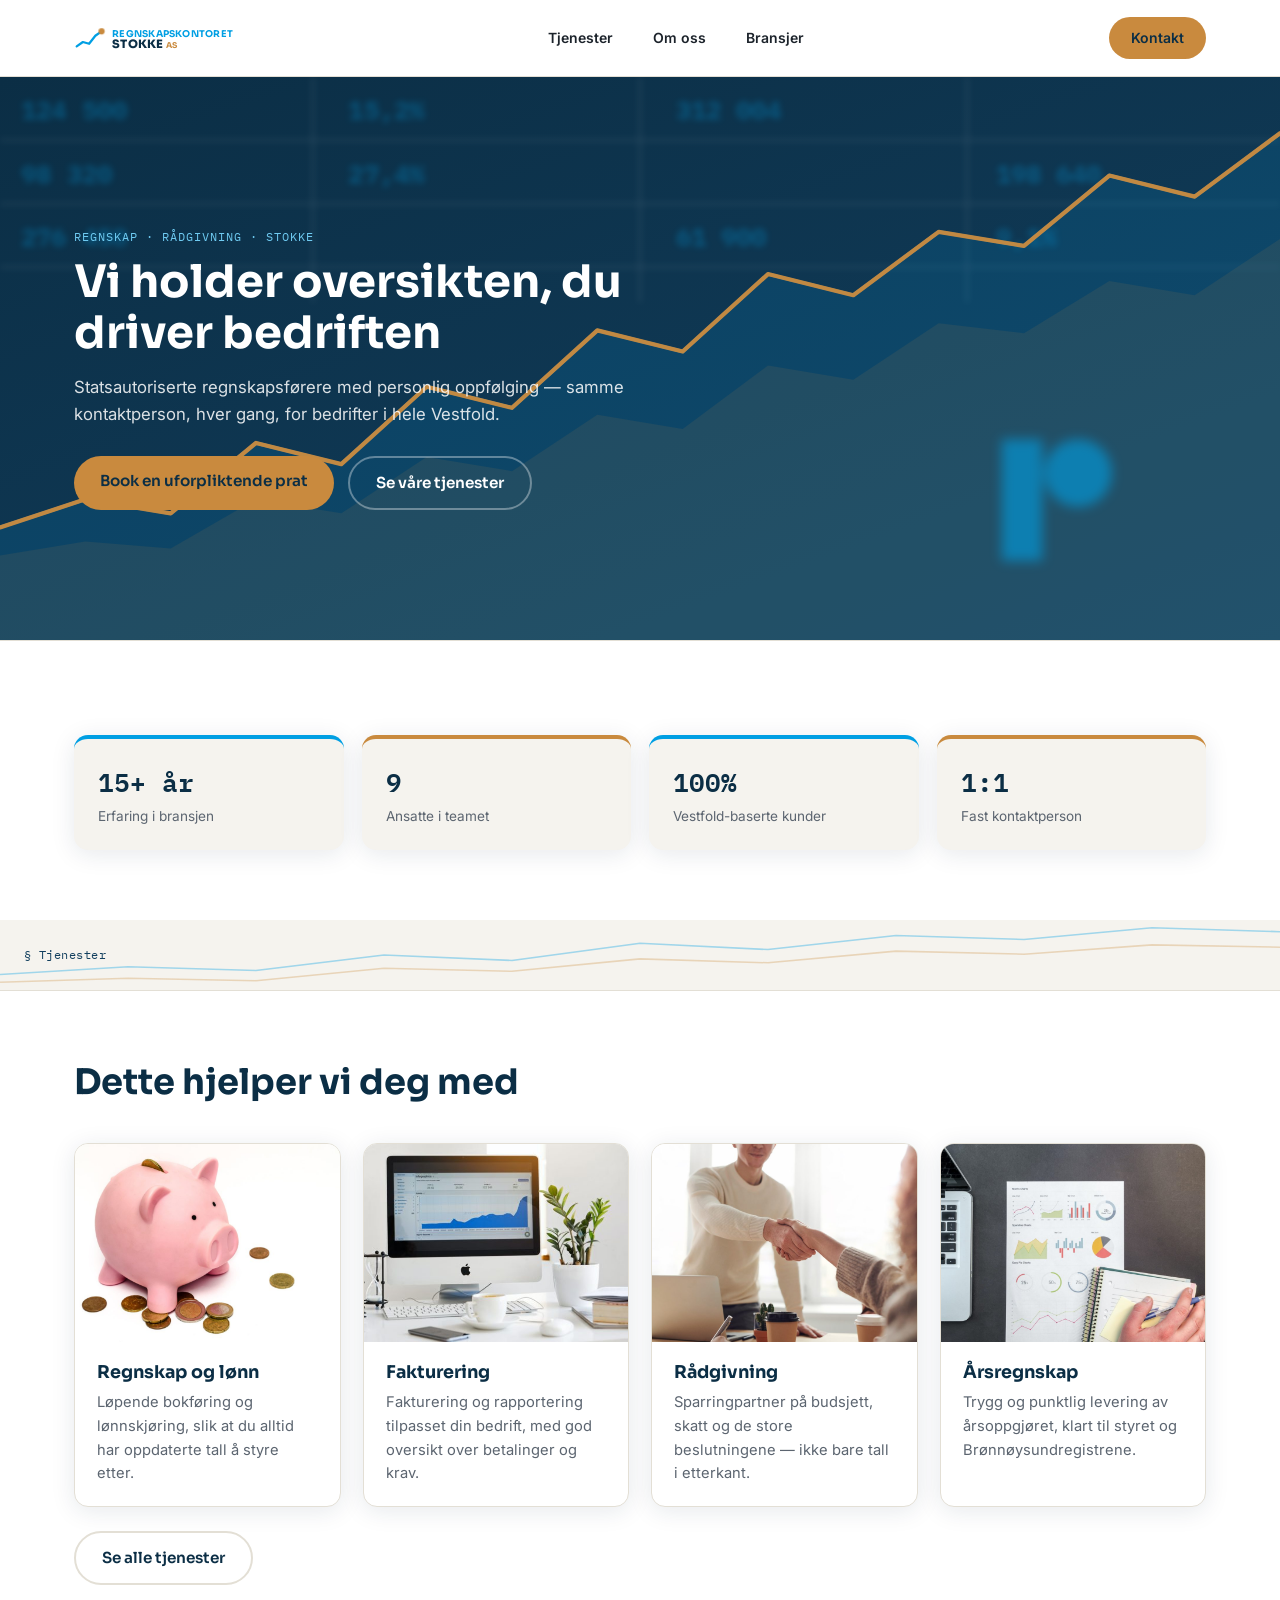
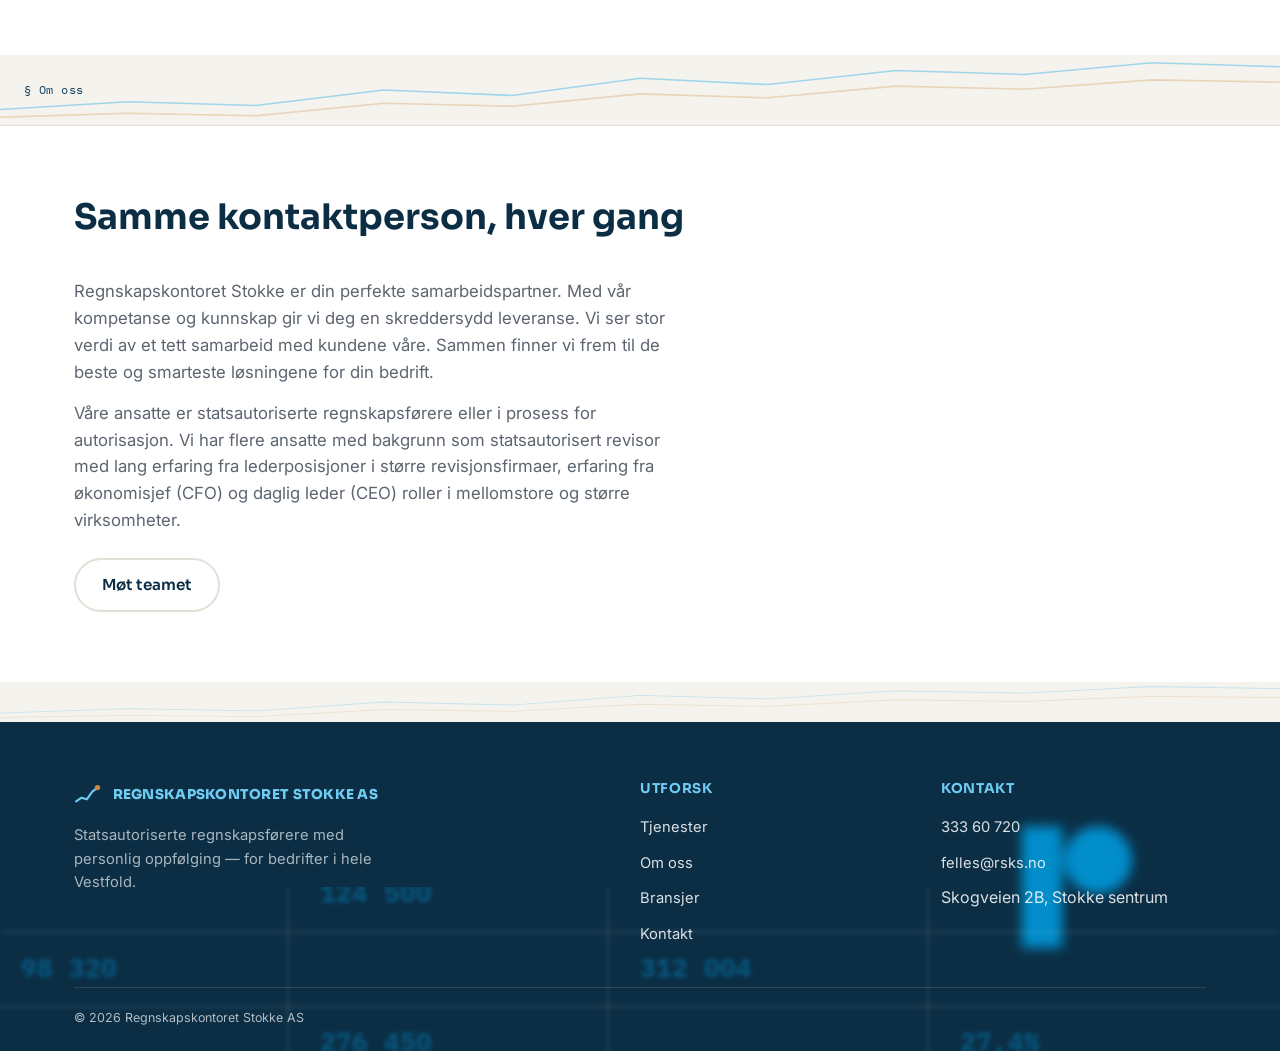
<file: index.html>
<!DOCTYPE html>
<html lang="nb">
<head>
<meta charset="UTF-8">
<meta name="viewport" content="width=device-width, initial-scale=1.0">
<script>document.documentElement.classList.add("js");try{if(sessionStorage.getItem("rsks-partial:partials/header.html"))document.documentElement.classList.add("partials-cached")}catch(e){}addEventListener("load",function(){setTimeout(function(){if(window.__revealReady)return;document.querySelectorAll(".reveal").forEach(function(e){e.classList.add("visible")})},1500)});</script>
<title>Regnskapskontoret Stokke AS — Vi holder oversikten, du driver bedriften</title>
<meta name="description" content="Statsautoriserte regnskapsførere i Stokke med personlig oppfølging — regnskap, lønn, fakturering, rådgivning og årsoppgjør for bedrifter i hele Vestfold.">
<link rel="icon" type="image/png" sizes="32x32" href="Bilder/favicon-32.png">
<link rel="icon" type="image/png" sizes="16x16" href="Bilder/favicon-16.png">
<link rel="apple-touch-icon" sizes="180x180" href="Bilder/favicon-180.png">
<link rel="preconnect" href="https://fonts.googleapis.com">
<link rel="preconnect" href="https://fonts.gstatic.com" crossorigin>
<link href="https://fonts.googleapis.com/css2?family=Sora:wght@500;600;700;800&family=Inter:wght@400;500;600&family=IBM+Plex+Mono:wght@500;600&display=swap" rel="stylesheet">
<link rel="stylesheet" href="css/style.css">
</head>
<body data-page="hjem">

<div id="site-header"></div>

<section class="hero">
  <svg class="watermark" viewBox="0 0 900 400" preserveAspectRatio="none" xmlns="http://www.w3.org/2000/svg" aria-hidden="true">
    <defs>
      <filter id="cellBlurHeroTL" x="-20%" y="-20%" width="140%" height="140%">
        <feGaussianBlur stdDeviation="2.2"/>
      </filter>
    </defs>
    <g filter="url(#cellBlurHeroTL)" opacity="0.35">
      <g stroke="#FFFFFF" stroke-width="1.1" opacity="0.4">
        <line x1="0" y1="45" x2="900" y2="45"/><line x1="0" y1="90" x2="900" y2="90"/><line x1="0" y1="135" x2="900" y2="135"/>
        <line x1="220" y1="0" x2="220" y2="160"/><line x1="450" y1="0" x2="450" y2="160"/><line x1="680" y1="0" x2="680" y2="160"/>
      </g>
      <g font-family="IBM Plex Mono, monospace" font-size="18" font-weight="600" fill="#009FE3">
        <text x="15" y="30">124 500</text>
        <text x="245" y="30">15,2%</text>
        <text x="475" y="30">312 004</text>
        <text x="15" y="75">98 320</text>
        <text x="245" y="75">27,4%</text>
        <text x="700" y="75">198 640</text>
        <text x="15" y="120">276 450</text>
        <text x="475" y="120">61 900</text>
        <text x="700" y="120">9,1%</text>
      </g>
    </g>
    <path d="M0,320 L60,300 L120,310 L180,260 L240,275 L300,220 L360,235 L420,180 L480,195 L540,140 L600,155 L660,110 L720,120 L780,70 L840,85 L900,40 L900,400 L0,400 Z" fill="#009FE3" opacity="0.14"/>
    <path d="M0,340 L60,330 L120,335 L180,300 L240,310 L300,270 L360,280 L420,240 L480,250 L540,205 L600,215 L660,175 L720,182 L780,145 L840,155 L900,115 L900,400 L0,400 Z" fill="#C98A3E" opacity="0.10"/>
    <polyline points="0,320 60,300 120,310 180,260 240,275 300,220 360,235 420,180 480,195 540,140 600,155 660,110 720,120 780,70 840,85 900,40" fill="none" stroke="#6FCBF2" stroke-width="2.5" opacity="0.5"/>
    <polyline class="hero-line-draw" pathLength="1" points="0,320 60,300 120,310 180,260 240,275 300,220 360,235 420,180 480,195 540,140 600,155 660,110 720,120 780,70 840,85 900,40" fill="none" stroke="#C98A3E" stroke-width="3" stroke-linecap="round" stroke-linejoin="round" opacity="0.95"/>
  </svg>
  <img class="hero-symbol" src="Bilder/rsks-symbol.png" alt="" aria-hidden="true">
  <div class="wrap">
    <div class="hero-inner">
      <span class="eyebrow reveal">Regnskap · Rådgivning · Stokke</span>
      <h1 class="reveal" style="transition-delay:.08s">Vi holder oversikten, du driver bedriften</h1>
      <p class="lead reveal" style="transition-delay:.16s">Statsautoriserte regnskapsførere med personlig oppfølging — samme kontaktperson, hver gang, for bedrifter i hele Vestfold.</p>
      <div class="hero-cta reveal" style="transition-delay:.24s">
        <a href="kontakt.html" class="btn btn-primary">Book en uforpliktende prat</a>
        <a href="tjenester.html" class="btn btn-ghost">Se våre tjenester</a>
      </div>
    </div>
  </div>
</section>

<section class="section">
  <div class="wrap">
    <div class="stat-row">
      <div class="stat-card reveal"><div class="num">15+ år</div><div class="label">Erfaring i bransjen</div></div>
      <div class="stat-card copper reveal" style="transition-delay:.06s"><div class="num">9</div><div class="label">Ansatte i teamet</div></div>
      <div class="stat-card reveal" style="transition-delay:.12s"><div class="num">100%</div><div class="label">Vestfold-baserte kunder</div></div>
      <div class="stat-card copper reveal" style="transition-delay:.18s"><div class="num">1:1</div><div class="label">Fast kontaktperson</div></div>
    </div>
  </div>
</section>

<div class="divider-wrap">
  <svg viewBox="0 0 900 90" preserveAspectRatio="none" xmlns="http://www.w3.org/2000/svg" aria-hidden="true">
    <polyline class="divider-line" pathLength="1" points="0,70 90,60 180,65 270,45 360,52 450,30 540,38 630,20 720,25 810,10 900,15" fill="none" stroke="#009FE3" stroke-width="2" opacity="0.35"/>
    <polyline class="divider-line" pathLength="1" points="0,80 90,75 180,78 270,62 360,66 450,50 540,55 630,40 720,44 810,32 900,35" fill="none" stroke="#C98A3E" stroke-width="2" opacity="0.3"/>
  </svg>
  <div class="divider-label">§ Tjenester</div>
</div>

<section class="section">
  <div class="wrap">
    <div class="section-head reveal">
      <h2>Dette hjelper vi deg med</h2>
    </div>
    <div class="service-grid">
      <div class="service-card reveal">
        <img src="Bilder/piggybank.jpg" alt="Regnskap og lønn">
        <div class="service-body">
          <h3>Regnskap og lønn</h3>
          <p>Løpende bokføring og lønnskjøring, slik at du alltid har oppdaterte tall å styre etter.</p>
        </div>
      </div>
      <div class="service-card reveal" style="transition-delay:.06s">
        <img src="Bilder/imac-charts.jpg" alt="Fakturering">
        <div class="service-body">
          <h3>Fakturering</h3>
          <p>Fakturering og rapportering tilpasset din bedrift, med god oversikt over betalinger og krav.</p>
        </div>
      </div>
      <div class="service-card reveal" style="transition-delay:.12s">
        <img src="Bilder/handshake.jpg" alt="Rådgivning">
        <div class="service-body">
          <h3>Rådgivning</h3>
          <p>Sparringpartner på budsjett, skatt og de store beslutningene — ikke bare tall i etterkant.</p>
        </div>
      </div>
      <div class="service-card reveal" style="transition-delay:.18s">
        <img src="Bilder/charts-notebook.jpg" alt="Årsregnskap">
        <div class="service-body">
          <h3>Årsregnskap</h3>
          <p>Trygg og punktlig levering av årsoppgjøret, klart til styret og Brønnøysundregistrene.</p>
        </div>
      </div>
    </div>
    <p class="reveal" style="margin-top:24px"><a href="tjenester.html" class="btn btn-outline">Se alle tjenester</a></p>
  </div>
</section>

<div class="divider-wrap">
  <svg viewBox="0 0 900 90" preserveAspectRatio="none" xmlns="http://www.w3.org/2000/svg" aria-hidden="true">
    <polyline class="divider-line" pathLength="1" points="0,70 90,60 180,65 270,45 360,52 450,30 540,38 630,20 720,25 810,10 900,15" fill="none" stroke="#009FE3" stroke-width="2" opacity="0.35"/>
    <polyline class="divider-line" pathLength="1" points="0,80 90,75 180,78 270,62 360,66 450,50 540,55 630,40 720,44 810,32 900,35" fill="none" stroke="#C98A3E" stroke-width="2" opacity="0.3"/>
  </svg>
  <div class="divider-label">§ Om oss</div>
</div>

<section class="section">
  <div class="wrap">
    <div class="section-head reveal">
      <h2>Samme kontaktperson, hver gang</h2>
    </div>
    <p class="lead reveal">Regnskapskontoret Stokke er din perfekte samarbeidspartner. Med vår kompetanse og kunnskap gir vi deg en skreddersydd leveranse. Vi ser stor verdi av et tett samarbeid med kundene våre. Sammen finner vi frem til de beste og smarteste løsningene for din bedrift.</p>
    <p class="lead reveal" style="transition-delay:.08s">Våre ansatte er statsautoriserte regnskapsførere eller i prosess for autorisasjon. Vi har flere ansatte med bakgrunn som statsautorisert revisor med lang erfaring fra lederposisjoner i større revisjonsfirmaer, erfaring fra økonomisjef (CFO) og daglig leder (CEO) roller i mellomstore og større virksomheter.</p>
    <p class="reveal" style="margin-top:24px;transition-delay:.16s"><a href="om-oss.html" class="btn btn-outline">Møt teamet</a></p>
  </div>
</section>

<div class="divider-wrap divider-wrap--plain">
  <svg viewBox="0 0 900 90" preserveAspectRatio="none" xmlns="http://www.w3.org/2000/svg" aria-hidden="true">
    <polyline class="divider-line" pathLength="1" points="0,70 90,60 180,65 270,45 360,52 450,30 540,38 630,20 720,25 810,10 900,15" fill="none" stroke="#009FE3" stroke-width="2" opacity="0.35"/>
    <polyline class="divider-line" pathLength="1" points="0,80 90,75 180,78 270,62 360,66 450,50 540,55 630,40 720,44 810,32 900,35" fill="none" stroke="#C98A3E" stroke-width="2" opacity="0.3"/>
  </svg>
</div>

<div id="site-footer"></div>

<script src="js/main.js"></script>
<!-- Cloudflare Web Analytics --><script defer src='https://static.cloudflareinsights.com/beacon.min.js' data-cf-beacon='{"token": "3b2830d8c1b74ed68dee031783103adc"}'></script><!-- End Cloudflare Web Analytics -->
</body>
</html>
</file>
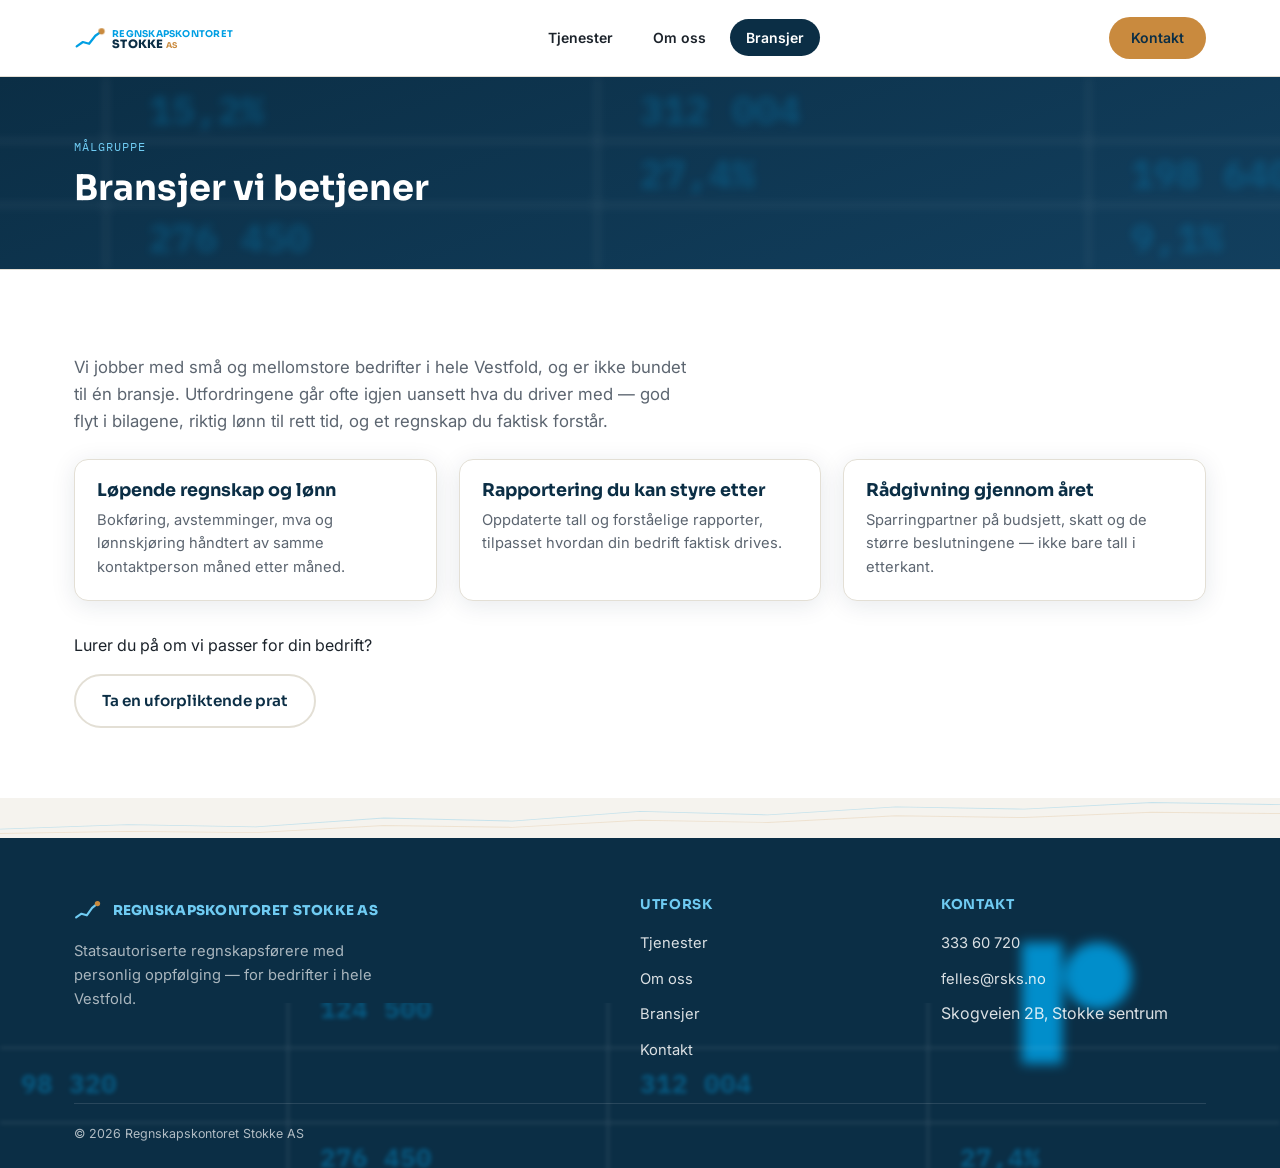
<file: bransjer.html>
<!DOCTYPE html>
<html lang="nb">
<head>
<meta charset="UTF-8">
<meta name="viewport" content="width=device-width, initial-scale=1.0">
<script>document.documentElement.classList.add("js");try{if(sessionStorage.getItem("rsks-partial:partials/header.html"))document.documentElement.classList.add("partials-cached")}catch(e){}addEventListener("load",function(){setTimeout(function(){if(window.__revealReady)return;document.querySelectorAll(".reveal").forEach(function(e){e.classList.add("visible")})},1500)});</script>
<title>Bransjer vi betjener — Regnskapskontoret Stokke AS</title>
<meta name="description" content="Regnskapskontoret Stokke AS bistår små og mellomstore bedrifter i Vestfold, uansett bransje.">
<link rel="icon" type="image/png" sizes="32x32" href="Bilder/favicon-32.png">
<link rel="icon" type="image/png" sizes="16x16" href="Bilder/favicon-16.png">
<link rel="apple-touch-icon" sizes="180x180" href="Bilder/favicon-180.png">
<link rel="preconnect" href="https://fonts.googleapis.com">
<link rel="preconnect" href="https://fonts.gstatic.com" crossorigin>
<link href="https://fonts.googleapis.com/css2?family=Sora:wght@500;600;700;800&family=Inter:wght@400;500;600&family=IBM+Plex+Mono:wght@500;600&display=swap" rel="stylesheet">
<link rel="stylesheet" href="css/style.css">
</head>
<body data-page="bransjer">

<div id="site-header"></div>

<section class="page-hero">
  <svg class="watermark" viewBox="0 0 900 90" preserveAspectRatio="xMidYMid slice" xmlns="http://www.w3.org/2000/svg" aria-hidden="true">
    <defs>
      <filter id="cellBlurHero" x="-20%" y="-20%" width="140%" height="140%">
        <feGaussianBlur stdDeviation="2"/>
      </filter>
    </defs>
    <g filter="url(#cellBlurHero)" opacity="0.4">
      <g stroke="#FFFFFF" stroke-width="1.2" opacity="0.45">
        <line x1="0" y1="30" x2="900" y2="30"/><line x1="0" y1="60" x2="900" y2="60"/>
        <line x1="200" y1="0" x2="200" y2="90"/><line x1="430" y1="0" x2="430" y2="90"/><line x1="660" y1="0" x2="660" y2="90"/>
      </g>
      <g font-family="IBM Plex Mono, monospace" font-size="18" font-weight="600" fill="#009FE3">
        <text x="20" y="22">124 500</text>
        <text x="220" y="22">15,2%</text>
        <text x="450" y="22">312 004</text>
        <text x="20" y="52">98 320</text>
        <text x="450" y="52">27,4%</text>
        <text x="680" y="52">198 640</text>
        <text x="220" y="82">276 450</text>
        <text x="680" y="82">9,1%</text>
      </g>
    </g>
  </svg>
  <div class="wrap">
    <span class="eyebrow reveal">Målgruppe</span>
    <h1 class="reveal" style="transition-delay:.08s">Bransjer vi betjener</h1>
  </div>
</section>

<section class="section">
  <div class="wrap">
    <p class="lead reveal">Vi jobber med små og mellomstore bedrifter i hele Vestfold, og er ikke bundet til én bransje. Utfordringene går ofte igjen uansett hva du driver med — god flyt i bilagene, riktig lønn til rett tid, og et regnskap du faktisk forstår.</p>

    <div class="service-grid">
      <div class="service-card reveal">
        <div class="service-body">
          <h3>Løpende regnskap og lønn</h3>
          <p>Bokføring, avstemminger, mva og lønnskjøring håndtert av samme kontaktperson måned etter måned.</p>
        </div>
      </div>
      <div class="service-card reveal" style="transition-delay:.06s">
        <div class="service-body">
          <h3>Rapportering du kan styre etter</h3>
          <p>Oppdaterte tall og forståelige rapporter, tilpasset hvordan din bedrift faktisk drives.</p>
        </div>
      </div>
      <div class="service-card reveal" style="transition-delay:.12s">
        <div class="service-body">
          <h3>Rådgivning gjennom året</h3>
          <p>Sparringpartner på budsjett, skatt og de større beslutningene — ikke bare tall i etterkant.</p>
        </div>
      </div>
    </div>

    <p class="reveal" style="margin-top:32px">Lurer du på om vi passer for din bedrift?</p>
    <p class="reveal" style="margin-top:16px"><a href="kontakt.html" class="btn btn-outline">Ta en uforpliktende prat</a></p>
  </div>
</section>

<div class="divider-wrap divider-wrap--plain">
  <svg viewBox="0 0 900 90" preserveAspectRatio="none" xmlns="http://www.w3.org/2000/svg" aria-hidden="true">
    <polyline class="divider-line" pathLength="1" points="0,70 90,60 180,65 270,45 360,52 450,30 540,38 630,20 720,25 810,10 900,15" fill="none" stroke="#009FE3" stroke-width="2" opacity="0.35"/>
    <polyline class="divider-line" pathLength="1" points="0,80 90,75 180,78 270,62 360,66 450,50 540,55 630,40 720,44 810,32 900,35" fill="none" stroke="#C98A3E" stroke-width="2" opacity="0.3"/>
  </svg>
</div>

<div id="site-footer"></div>

<script src="js/main.js"></script>
<!-- Cloudflare Web Analytics --><script defer src='https://static.cloudflareinsights.com/beacon.min.js' data-cf-beacon='{"token": "3b2830d8c1b74ed68dee031783103adc"}'></script><!-- End Cloudflare Web Analytics -->
</body>
</html>
</file>
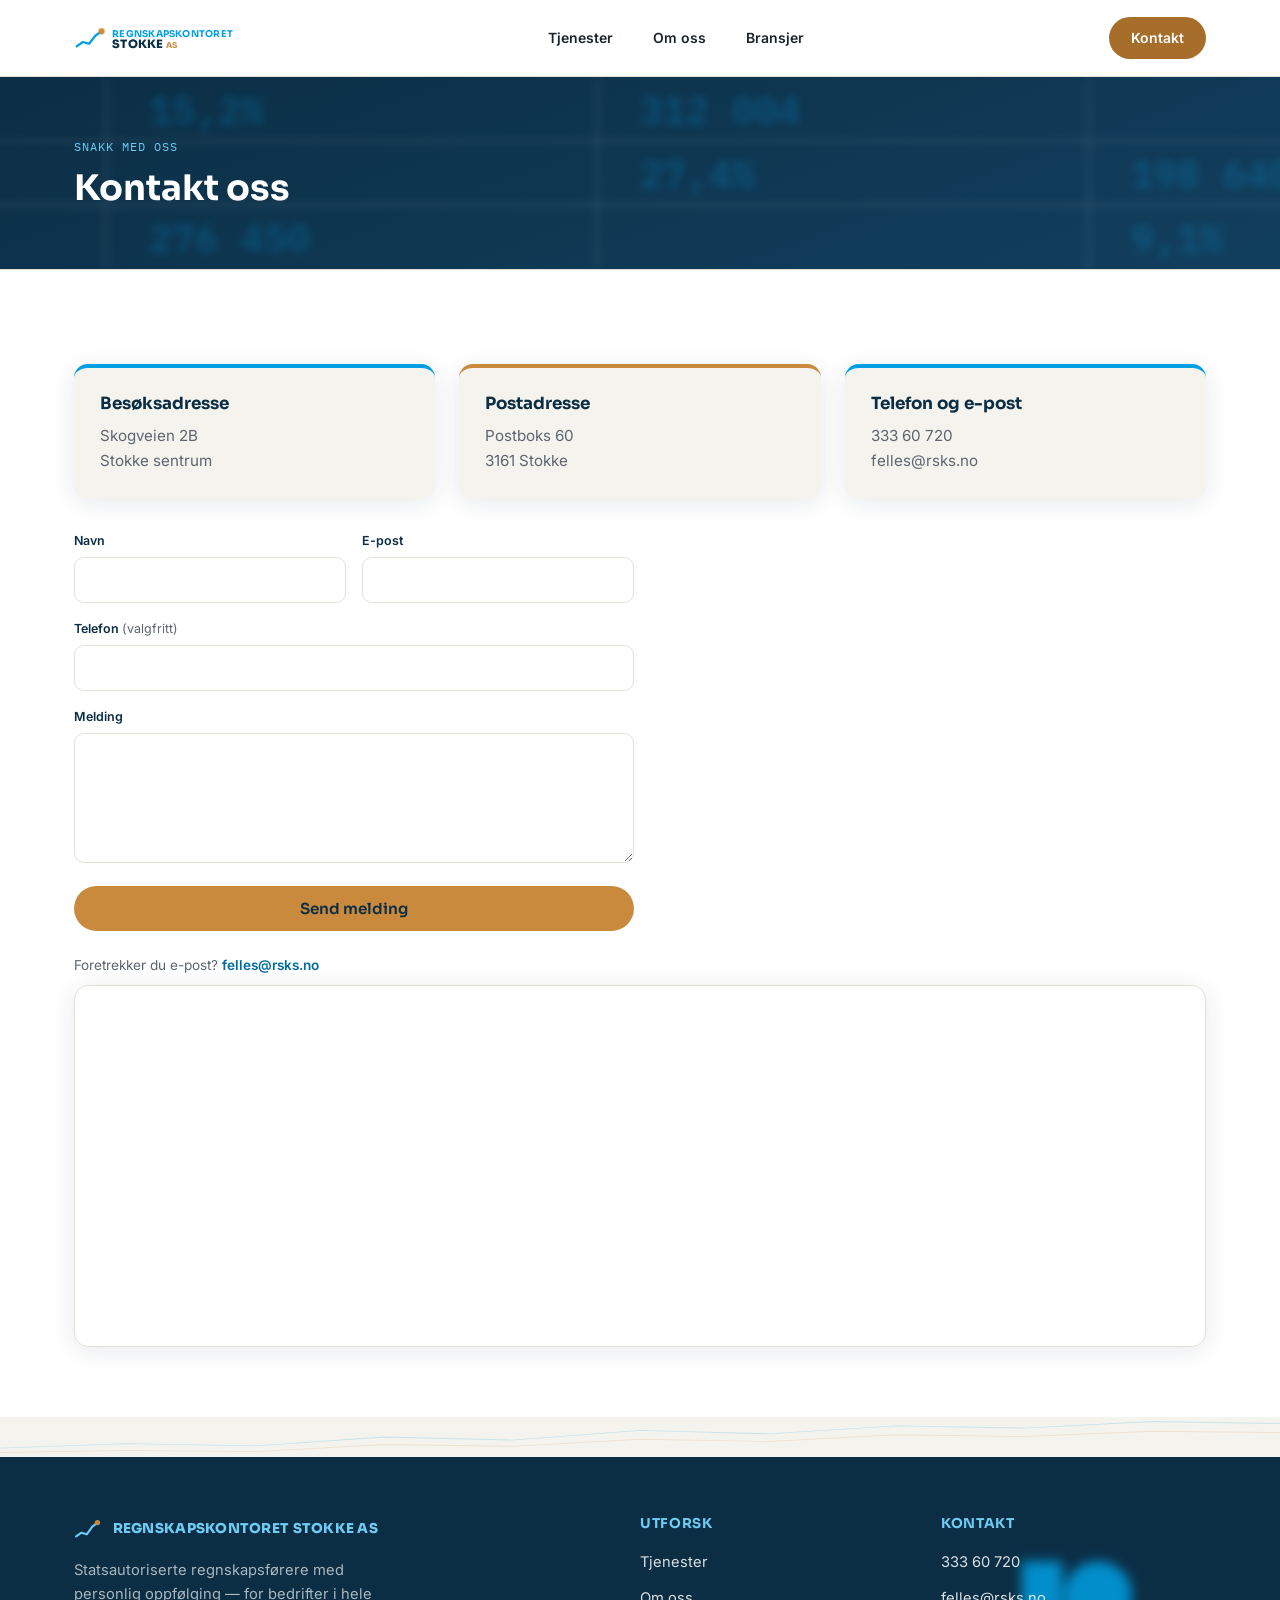
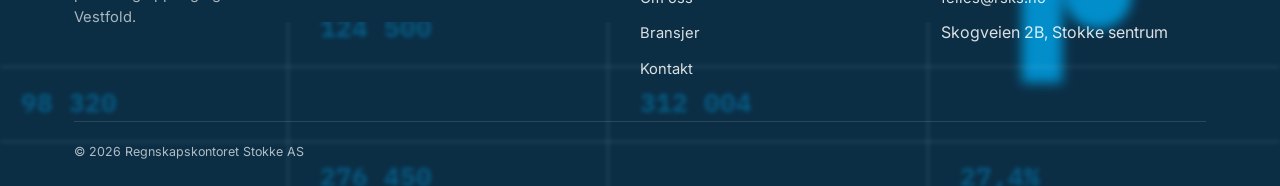
<file: kontakt.html>
<!DOCTYPE html>
<html lang="nb">
<head>
<meta charset="UTF-8">
<meta name="viewport" content="width=device-width, initial-scale=1.0">
<script>document.documentElement.classList.add("js");try{if(sessionStorage.getItem("rsks-partial:partials/header.html"))document.documentElement.classList.add("partials-cached")}catch(e){}addEventListener("load",function(){setTimeout(function(){if(window.__revealReady)return;document.querySelectorAll(".reveal").forEach(function(e){e.classList.add("visible")})},1500)});</script>
<title>Kontakt oss — Regnskapskontoret Stokke AS</title>
<meta name="description" content="Kontakt Regnskapskontoret Stokke AS — Skogveien 2B, Stokke sentrum. Telefon 333 60 720, e-post felles@rsks.no.">
<link rel="icon" type="image/png" sizes="32x32" href="Bilder/favicon-32.png">
<link rel="icon" type="image/png" sizes="16x16" href="Bilder/favicon-16.png">
<link rel="apple-touch-icon" sizes="180x180" href="Bilder/favicon-180.png">
<link rel="preconnect" href="https://fonts.googleapis.com">
<link rel="preconnect" href="https://fonts.gstatic.com" crossorigin>
<link href="https://fonts.googleapis.com/css2?family=Sora:wght@500;600;700;800&family=Inter:wght@400;500;600&family=IBM+Plex+Mono:wght@500;600&display=swap" rel="stylesheet">
<link rel="stylesheet" href="css/style.css">
</head>
<body data-page="kontakt">

<div id="site-header"></div>

<section class="page-hero">
  <svg class="watermark" viewBox="0 0 900 90" preserveAspectRatio="xMidYMid slice" xmlns="http://www.w3.org/2000/svg" aria-hidden="true">
    <defs>
      <filter id="cellBlurHero" x="-20%" y="-20%" width="140%" height="140%">
        <feGaussianBlur stdDeviation="2"/>
      </filter>
    </defs>
    <g filter="url(#cellBlurHero)" opacity="0.4">
      <g stroke="#FFFFFF" stroke-width="1.2" opacity="0.45">
        <line x1="0" y1="30" x2="900" y2="30"/><line x1="0" y1="60" x2="900" y2="60"/>
        <line x1="200" y1="0" x2="200" y2="90"/><line x1="430" y1="0" x2="430" y2="90"/><line x1="660" y1="0" x2="660" y2="90"/>
      </g>
      <g font-family="IBM Plex Mono, monospace" font-size="18" font-weight="600" fill="#009FE3">
        <text x="20" y="22">124 500</text>
        <text x="220" y="22">15,2%</text>
        <text x="450" y="22">312 004</text>
        <text x="20" y="52">98 320</text>
        <text x="450" y="52">27,4%</text>
        <text x="680" y="52">198 640</text>
        <text x="220" y="82">276 450</text>
        <text x="680" y="82">9,1%</text>
      </g>
    </g>
  </svg>
  <div class="wrap">
    <span class="eyebrow reveal">Snakk med oss</span>
    <h1 class="reveal" style="transition-delay:.08s">Kontakt oss</h1>
  </div>
</section>

<section class="section">
  <div class="wrap">
    <div class="kontakt-grid">
      <div class="kinfo-box reveal">
        <h3>Besøksadresse</h3>
        <p>Skogveien 2B<br>Stokke sentrum</p>
      </div>
      <div class="kinfo-box copper reveal" style="transition-delay:.06s">
        <h3>Postadresse</h3>
        <p>Postboks 60<br>3161 Stokke</p>
      </div>
      <div class="kinfo-box reveal" style="transition-delay:.12s">
        <h3>Telefon og e-post</h3>
        <p><a href="tel:+4733360720">333 60 720</a><br><a href="mailto:felles@rsks.no">felles@rsks.no</a></p>
      </div>
    </div>

    <form class="kontakt-form reveal" id="kontakt-form" style="transition-delay:.06s">
      <!-- TODO: bytt PLACEHOLDER_RSKS med ekte Formspree-ID (formspree.io → nytt skjema, mottaker felles@rsks.no).
           Inntil ekte ID er satt, hopper submit over fetch og åpner besøkerens e-postklient
           med en ferdig utfylt mailto til felles@rsks.no (ingen datatap). -->
      <div class="form-row">
        <div>
          <label for="kf-navn">Navn</label>
          <input type="text" id="kf-navn" name="navn" required autocomplete="name">
        </div>
        <div>
          <label for="kf-epost">E-post</label>
          <input type="email" id="kf-epost" name="email" required autocomplete="email">
        </div>
      </div>
      <div>
        <label for="kf-tlf">Telefon <span style="font-weight:400;color:var(--ink-soft)">(valgfritt)</span></label>
        <input type="tel" id="kf-tlf" name="telefon" autocomplete="tel">
      </div>
      <div>
        <label for="kf-melding">Melding</label>
        <textarea id="kf-melding" name="melding" required></textarea>
      </div>
      <button type="submit" class="btn btn-primary">Send melding</button>
      <p class="form-error" id="form-error" role="alert">Noe gikk galt. Send oss gjerne en e-post direkte: <a href="mailto:felles@rsks.no">felles@rsks.no</a></p>
    </form>
    <div class="form-success" id="form-success" role="status">Takk! Vi har mottatt meldingen din og svarer så snart vi kan.</div>

    <p class="reveal" style="margin-top:24px;font-size:var(--text-sm);color:var(--ink-soft)">
      Foretrekker du e-post? <a href="mailto:felles@rsks.no" style="color:var(--blue-ink);font-weight:600">felles@rsks.no</a>
    </p>

    <div class="map-frame reveal" style="margin-top:8px">
      <iframe src="https://www.google.com/maps?q=Skogveien+2B,+3160+Stokke&output=embed" loading="lazy" referrerpolicy="no-referrer-when-downgrade" title="Kart til Regnskapskontoret Stokke AS, Skogveien 2B"></iframe>
    </div>
  </div>
</section>

<div class="divider-wrap divider-wrap--plain">
  <svg viewBox="0 0 900 90" preserveAspectRatio="none" xmlns="http://www.w3.org/2000/svg" aria-hidden="true">
    <polyline class="divider-line" pathLength="1" points="0,70 90,60 180,65 270,45 360,52 450,30 540,38 630,20 720,25 810,10 900,15" fill="none" stroke="#009FE3" stroke-width="2" opacity="0.35"/>
    <polyline class="divider-line" pathLength="1" points="0,80 90,75 180,78 270,62 360,66 450,50 540,55 630,40 720,44 810,32 900,35" fill="none" stroke="#C98A3E" stroke-width="2" opacity="0.3"/>
  </svg>
</div>

<div id="site-footer"></div>

<script>
  (function () {
    const form = document.getElementById('kontakt-form');
    if (!form) return;
    const ENDPOINT = 'https://formspree.io/f/PLACEHOLDER_RSKS';
    form.addEventListener('submit', async e => {
      e.preventDefault();
      if (ENDPOINT.includes('PLACEHOLDER')) {
        const fd = new FormData(form);
        const body = `Navn: ${fd.get('navn')}\nE-post: ${fd.get('email')}\nTelefon: ${fd.get('telefon') || '—'}\n\n${fd.get('melding')}`;
        window.location.href = 'mailto:felles@rsks.no?subject=' + encodeURIComponent('Henvendelse fra nettsiden') + '&body=' + encodeURIComponent(body);
        return;
      }
      const btn = form.querySelector('button[type="submit"]');
      const err = document.getElementById('form-error');
      err.classList.remove('visible');
      btn.disabled = true;
      btn.textContent = 'Sender…';
      try {
        const res = await fetch(ENDPOINT, {
          method: 'POST',
          body: new FormData(form),
          headers: { 'Accept': 'application/json' }
        });
        if (!res.ok) throw new Error('server');
        form.reset();
        form.hidden = true;
        document.getElementById('form-success').classList.add('visible');
      } catch {
        btn.disabled = false;
        btn.textContent = 'Send melding';
        err.classList.add('visible');
      }
    });
  })();
</script>
<script src="js/main.js"></script>
<!-- Cloudflare Web Analytics --><script defer src='https://static.cloudflareinsights.com/beacon.min.js' data-cf-beacon='{"token": "3b2830d8c1b74ed68dee031783103adc"}'></script><!-- End Cloudflare Web Analytics -->
</body>
</html>
</file>
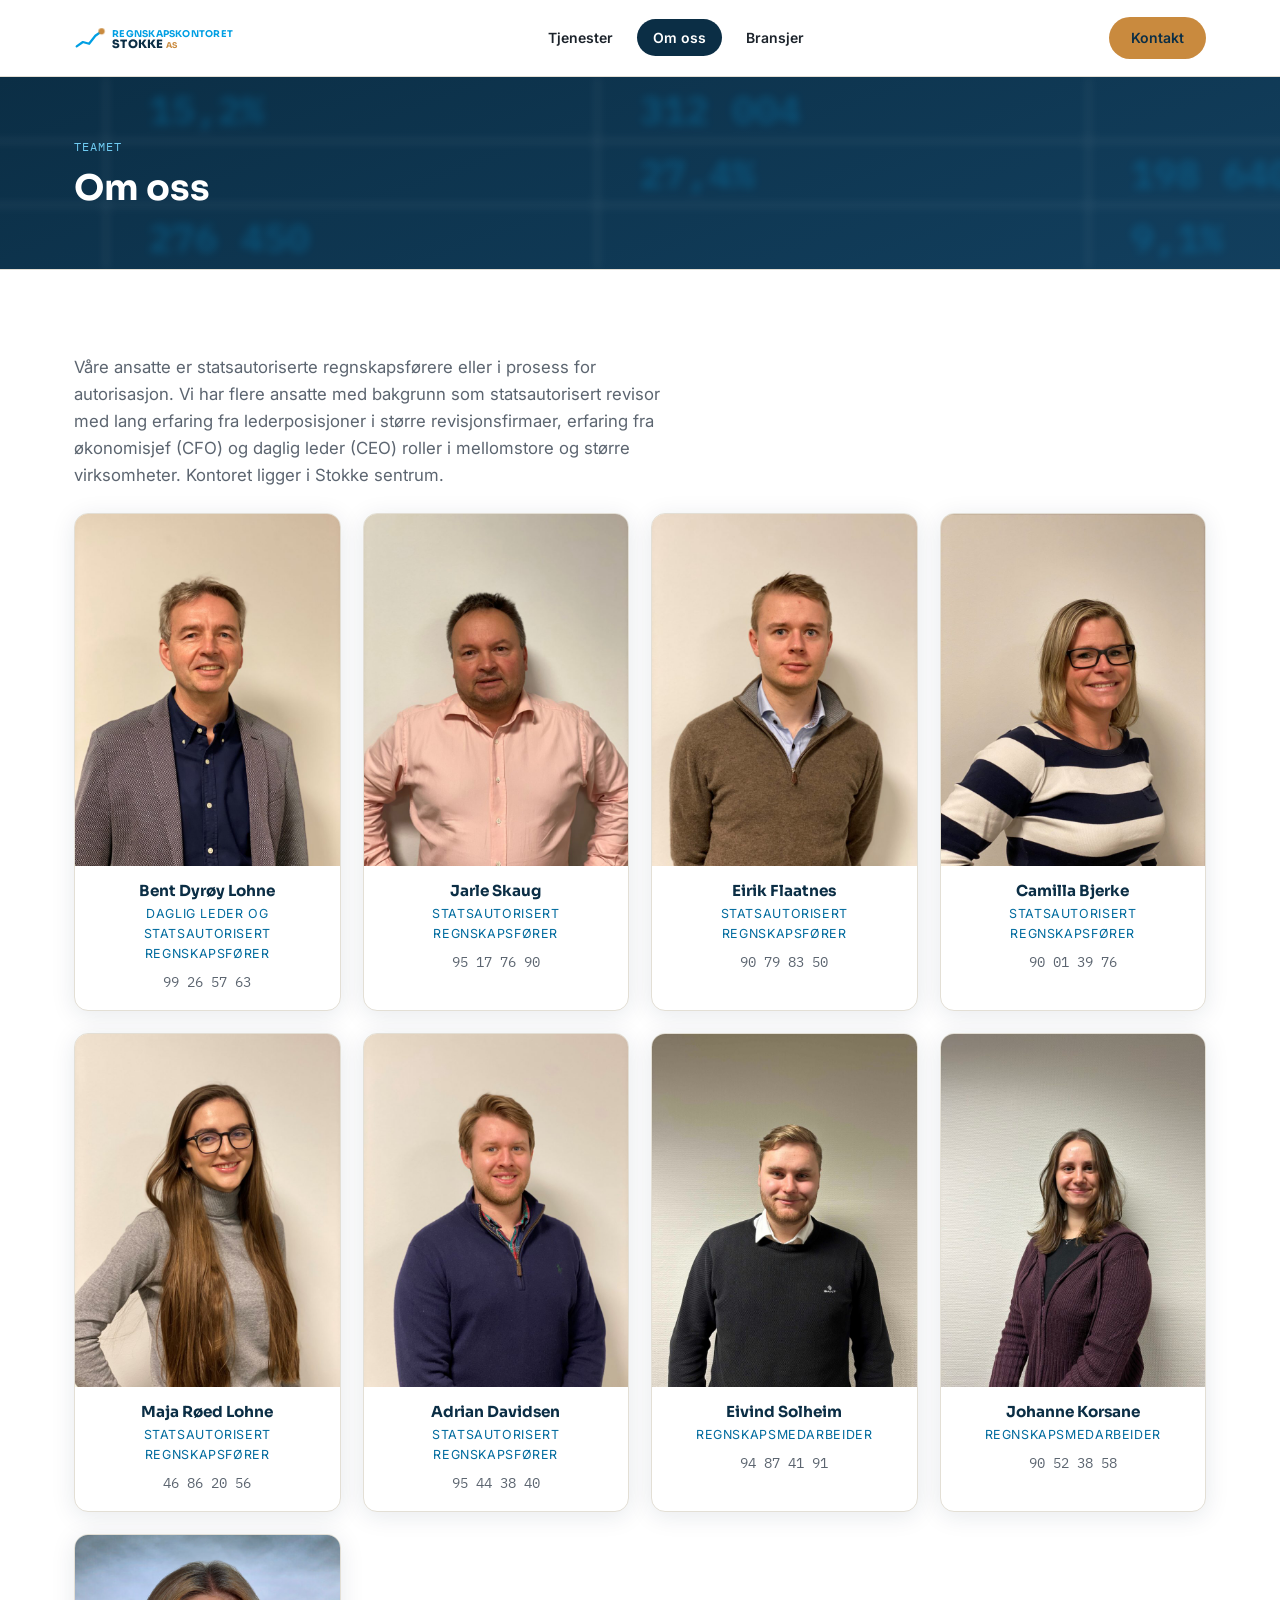
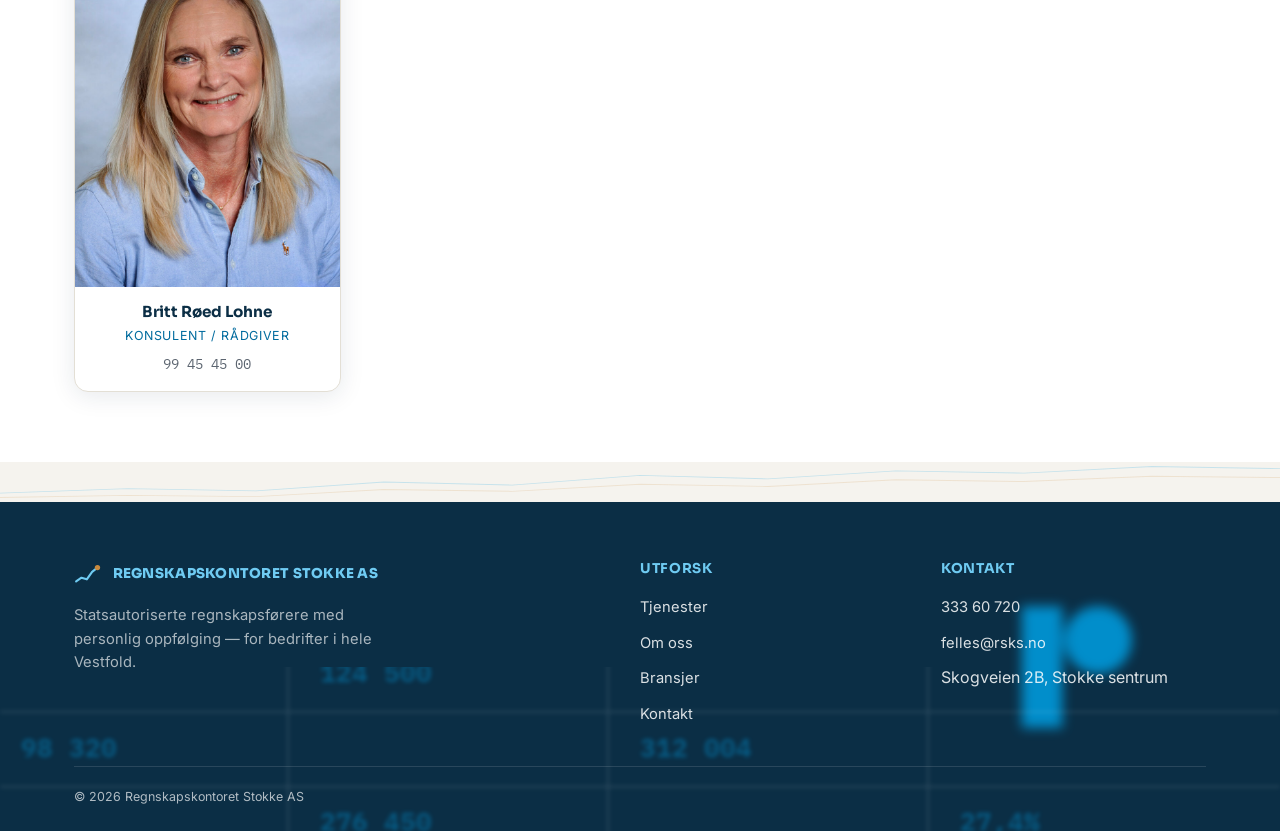
<file: om-oss.html>
<!DOCTYPE html>
<html lang="nb">
<head>
<meta charset="UTF-8">
<meta name="viewport" content="width=device-width, initial-scale=1.0">
<script>document.documentElement.classList.add("js");try{if(sessionStorage.getItem("rsks-partial:partials/header.html"))document.documentElement.classList.add("partials-cached")}catch(e){}addEventListener("load",function(){setTimeout(function(){if(window.__revealReady)return;document.querySelectorAll(".reveal").forEach(function(e){e.classList.add("visible")})},1500)});</script>
<title>Om oss — Regnskapskontoret Stokke AS</title>
<meta name="description" content="Møt teamet bak Regnskapskontoret Stokke AS — statsautoriserte regnskapsførere med kontor i Stokke sentrum.">
<link rel="icon" type="image/png" sizes="32x32" href="Bilder/favicon-32.png">
<link rel="icon" type="image/png" sizes="16x16" href="Bilder/favicon-16.png">
<link rel="apple-touch-icon" sizes="180x180" href="Bilder/favicon-180.png">
<link rel="preconnect" href="https://fonts.googleapis.com">
<link rel="preconnect" href="https://fonts.gstatic.com" crossorigin>
<link href="https://fonts.googleapis.com/css2?family=Sora:wght@500;600;700;800&family=Inter:wght@400;500;600&family=IBM+Plex+Mono:wght@500;600&display=swap" rel="stylesheet">
<link rel="stylesheet" href="css/style.css">
</head>
<body data-page="om-oss">

<div id="site-header"></div>

<section class="page-hero">
  <svg class="watermark" viewBox="0 0 900 90" preserveAspectRatio="xMidYMid slice" xmlns="http://www.w3.org/2000/svg" aria-hidden="true">
    <defs>
      <filter id="cellBlurHero" x="-20%" y="-20%" width="140%" height="140%">
        <feGaussianBlur stdDeviation="2"/>
      </filter>
    </defs>
    <g filter="url(#cellBlurHero)" opacity="0.4">
      <g stroke="#FFFFFF" stroke-width="1.2" opacity="0.45">
        <line x1="0" y1="30" x2="900" y2="30"/><line x1="0" y1="60" x2="900" y2="60"/>
        <line x1="200" y1="0" x2="200" y2="90"/><line x1="430" y1="0" x2="430" y2="90"/><line x1="660" y1="0" x2="660" y2="90"/>
      </g>
      <g font-family="IBM Plex Mono, monospace" font-size="18" font-weight="600" fill="#009FE3">
        <text x="20" y="22">124 500</text>
        <text x="220" y="22">15,2%</text>
        <text x="450" y="22">312 004</text>
        <text x="20" y="52">98 320</text>
        <text x="450" y="52">27,4%</text>
        <text x="680" y="52">198 640</text>
        <text x="220" y="82">276 450</text>
        <text x="680" y="82">9,1%</text>
      </g>
    </g>
  </svg>
  <div class="wrap">
    <span class="eyebrow reveal">Teamet</span>
    <h1 class="reveal" style="transition-delay:.08s">Om oss</h1>
  </div>
</section>

<section class="section">
  <div class="wrap">
    <p class="lead reveal">Våre ansatte er statsautoriserte regnskapsførere eller i prosess for autorisasjon. Vi har flere ansatte med bakgrunn som statsautorisert revisor med lang erfaring fra lederposisjoner i større revisjonsfirmaer, erfaring fra økonomisjef (CFO) og daglig leder (CEO) roller i mellomstore og større virksomheter. Kontoret ligger i Stokke sentrum.</p>

    <div class="team-grid">
      <div class="team-card reveal">
        <img src="Bilder/ansatte/bent.jpg" alt="Bent Dyrøy Lohne">
        <div class="team-body">
          <h3>Bent Dyrøy Lohne</h3>
          <div class="role">Daglig leder og statsautorisert regnskapsfører</div>
          <div class="phone"><a href="tel:+4799265763">99 26 57 63</a></div>
        </div>
      </div>
      <div class="team-card reveal" style="transition-delay:.04s">
        <img src="Bilder/ansatte/jarle.jpg" alt="Jarle Skaug">
        <div class="team-body">
          <h3>Jarle Skaug</h3>
          <div class="role">Statsautorisert regnskapsfører</div>
          <div class="phone"><a href="tel:+4795177690">95 17 76 90</a></div>
        </div>
      </div>
      <div class="team-card reveal" style="transition-delay:.08s">
        <img src="Bilder/ansatte/eirik.jpg" alt="Eirik Flaatnes">
        <div class="team-body">
          <h3>Eirik Flaatnes</h3>
          <div class="role">Statsautorisert regnskapsfører</div>
          <div class="phone"><a href="tel:+4790798350">90 79 83 50</a></div>
        </div>
      </div>
      <div class="team-card reveal" style="transition-delay:.12s">
        <img src="Bilder/ansatte/camilla.jpg" alt="Camilla Bjerke">
        <div class="team-body">
          <h3>Camilla Bjerke</h3>
          <div class="role">Statsautorisert regnskapsfører</div>
          <div class="phone"><a href="tel:+4790013976">90 01 39 76</a></div>
        </div>
      </div>
      <div class="team-card reveal" style="transition-delay:.16s">
        <img src="Bilder/ansatte/maja.jpg" alt="Maja Røed Lohne">
        <div class="team-body">
          <h3>Maja Røed Lohne</h3>
          <div class="role">Statsautorisert regnskapsfører</div>
          <div class="phone"><a href="tel:+4746862056">46 86 20 56</a></div>
        </div>
      </div>
      <div class="team-card reveal" style="transition-delay:.20s">
        <img src="Bilder/ansatte/adrian.jpg" alt="Adrian Davidsen">
        <div class="team-body">
          <h3>Adrian Davidsen</h3>
          <div class="role">Statsautorisert regnskapsfører</div>
          <div class="phone"><a href="tel:+4795443840">95 44 38 40</a></div>
        </div>
      </div>
      <div class="team-card reveal" style="transition-delay:.24s">
        <img src="Bilder/ansatte/eivind.jpg" alt="Eivind Solheim">
        <div class="team-body">
          <h3>Eivind Solheim</h3>
          <div class="role">Regnskapsmedarbeider</div>
          <div class="phone"><a href="tel:+4794874191">94 87 41 91</a></div>
        </div>
      </div>
      <div class="team-card reveal" style="transition-delay:.28s">
        <img src="Bilder/ansatte/johanne.jpeg" alt="Johanne Korsane">
        <div class="team-body">
          <h3>Johanne Korsane</h3>
          <div class="role">Regnskapsmedarbeider</div>
          <div class="phone"><a href="tel:+4790523858">90 52 38 58</a></div>
        </div>
      </div>
      <div class="team-card reveal" style="transition-delay:.32s">
        <img src="Bilder/ansatte/britt.jpg" alt="Britt Røed Lohne">
        <div class="team-body">
          <h3>Britt Røed Lohne</h3>
          <div class="role">Konsulent / Rådgiver</div>
          <div class="phone"><a href="tel:+4799454500">99 45 45 00</a></div>
        </div>
      </div>
    </div>
  </div>
</section>

<div class="divider-wrap divider-wrap--plain">
  <svg viewBox="0 0 900 90" preserveAspectRatio="none" xmlns="http://www.w3.org/2000/svg" aria-hidden="true">
    <polyline class="divider-line" pathLength="1" points="0,70 90,60 180,65 270,45 360,52 450,30 540,38 630,20 720,25 810,10 900,15" fill="none" stroke="#009FE3" stroke-width="2" opacity="0.35"/>
    <polyline class="divider-line" pathLength="1" points="0,80 90,75 180,78 270,62 360,66 450,50 540,55 630,40 720,44 810,32 900,35" fill="none" stroke="#C98A3E" stroke-width="2" opacity="0.3"/>
  </svg>
</div>

<div id="site-footer"></div>

<script src="js/main.js"></script>
<!-- Cloudflare Web Analytics --><script defer src='https://static.cloudflareinsights.com/beacon.min.js' data-cf-beacon='{"token": "3b2830d8c1b74ed68dee031783103adc"}'></script><!-- End Cloudflare Web Analytics -->
</body>
</html>
</file>
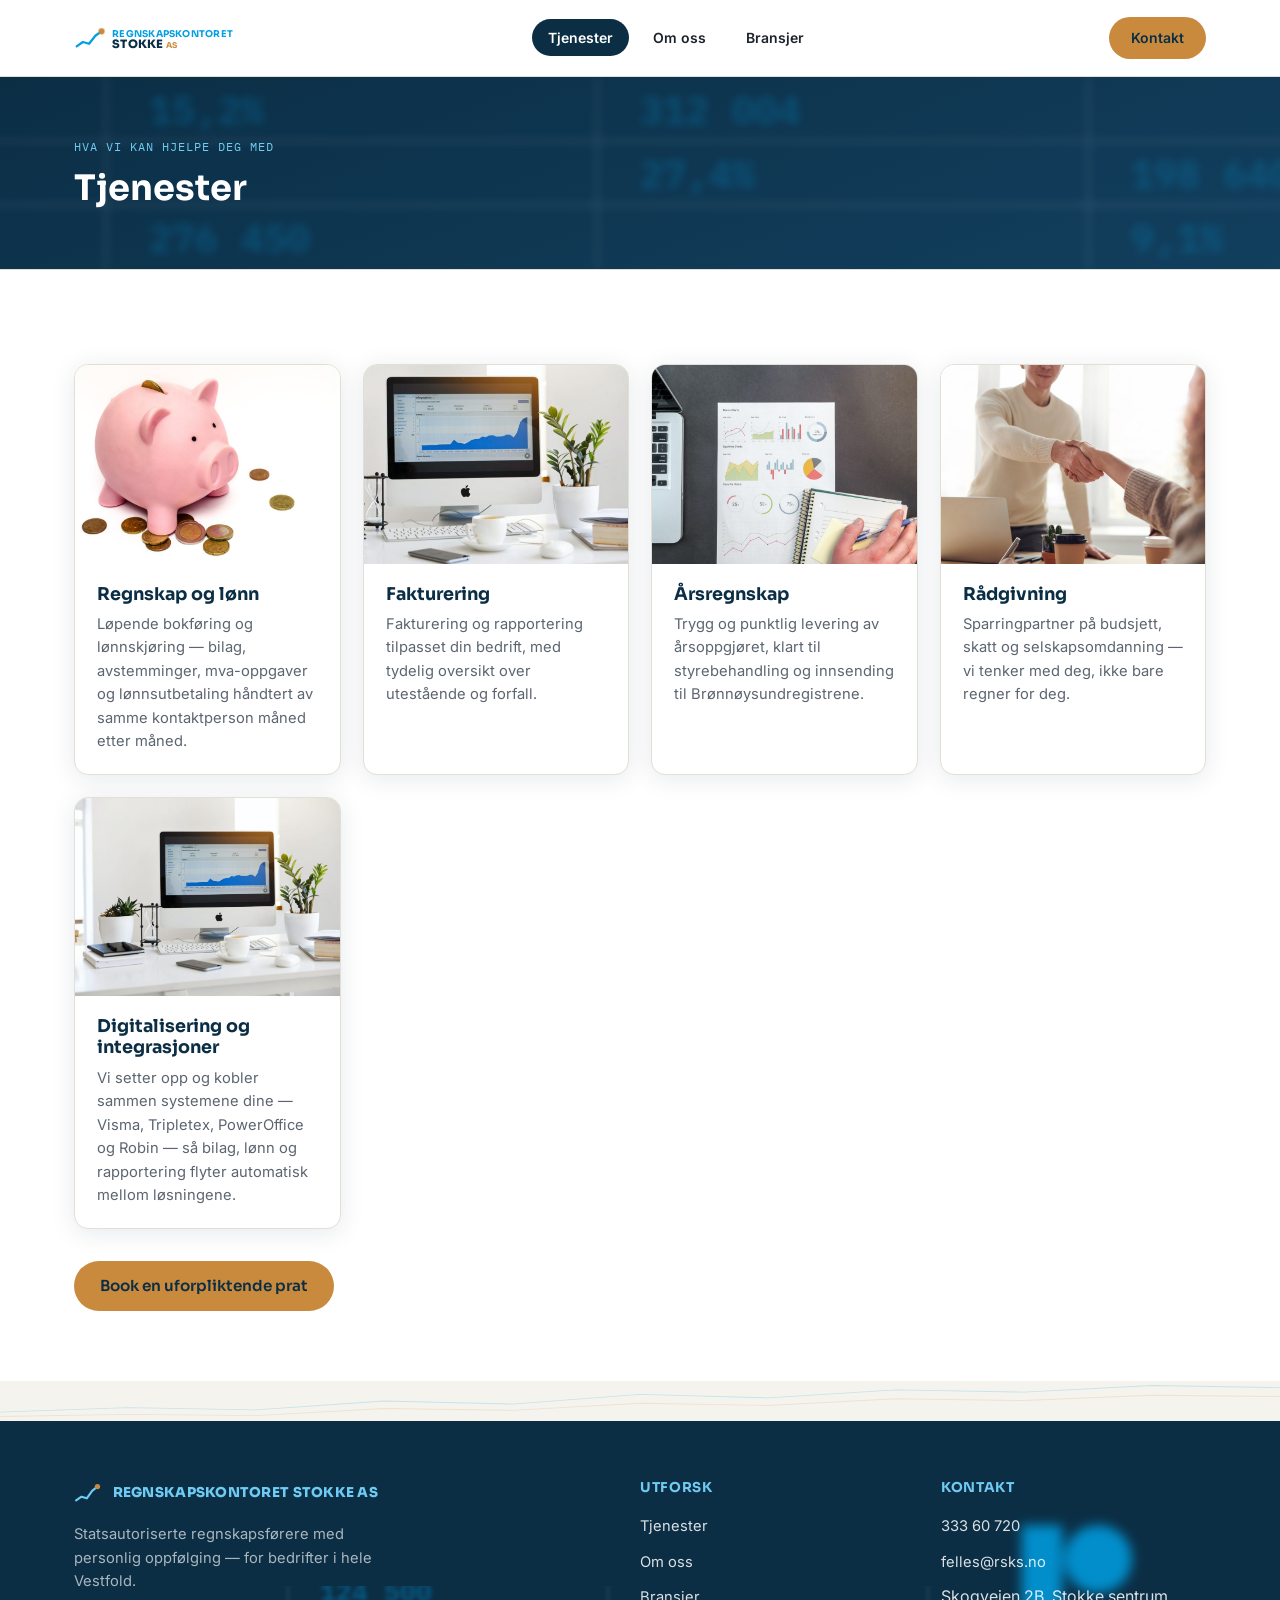
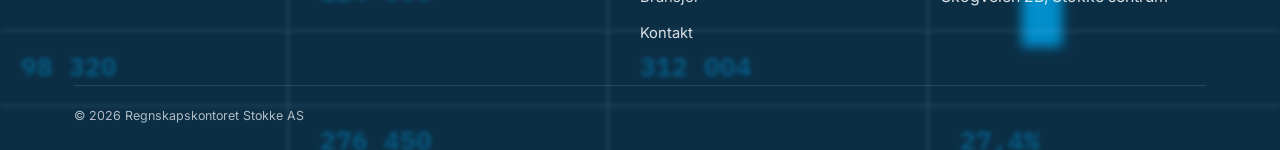
<file: tjenester.html>
<!DOCTYPE html>
<html lang="nb">
<head>
<meta charset="UTF-8">
<meta name="viewport" content="width=device-width, initial-scale=1.0">
<script>document.documentElement.classList.add("js");try{if(sessionStorage.getItem("rsks-partial:partials/header.html"))document.documentElement.classList.add("partials-cached")}catch(e){}addEventListener("load",function(){setTimeout(function(){if(window.__revealReady)return;document.querySelectorAll(".reveal").forEach(function(e){e.classList.add("visible")})},1500)});</script>
<title>Tjenester — Regnskapskontoret Stokke AS</title>
<meta name="description" content="Regnskap og lønn, fakturering, årsregnskap, rådgivning, digitalisering og integrasjoner — tjenestene til Regnskapskontoret Stokke AS.">
<link rel="icon" type="image/png" sizes="32x32" href="Bilder/favicon-32.png">
<link rel="icon" type="image/png" sizes="16x16" href="Bilder/favicon-16.png">
<link rel="apple-touch-icon" sizes="180x180" href="Bilder/favicon-180.png">
<link rel="preconnect" href="https://fonts.googleapis.com">
<link rel="preconnect" href="https://fonts.gstatic.com" crossorigin>
<link href="https://fonts.googleapis.com/css2?family=Sora:wght@500;600;700;800&family=Inter:wght@400;500;600&family=IBM+Plex+Mono:wght@500;600&display=swap" rel="stylesheet">
<link rel="stylesheet" href="css/style.css">
</head>
<body data-page="tjenester">

<div id="site-header"></div>

<section class="page-hero">
  <svg class="watermark" viewBox="0 0 900 90" preserveAspectRatio="xMidYMid slice" xmlns="http://www.w3.org/2000/svg" aria-hidden="true">
    <defs>
      <filter id="cellBlurHero" x="-20%" y="-20%" width="140%" height="140%">
        <feGaussianBlur stdDeviation="2"/>
      </filter>
    </defs>
    <g filter="url(#cellBlurHero)" opacity="0.4">
      <g stroke="#FFFFFF" stroke-width="1.2" opacity="0.45">
        <line x1="0" y1="30" x2="900" y2="30"/><line x1="0" y1="60" x2="900" y2="60"/>
        <line x1="200" y1="0" x2="200" y2="90"/><line x1="430" y1="0" x2="430" y2="90"/><line x1="660" y1="0" x2="660" y2="90"/>
      </g>
      <g font-family="IBM Plex Mono, monospace" font-size="18" font-weight="600" fill="#009FE3">
        <text x="20" y="22">124 500</text>
        <text x="220" y="22">15,2%</text>
        <text x="450" y="22">312 004</text>
        <text x="20" y="52">98 320</text>
        <text x="450" y="52">27,4%</text>
        <text x="680" y="52">198 640</text>
        <text x="220" y="82">276 450</text>
        <text x="680" y="82">9,1%</text>
      </g>
    </g>
  </svg>
  <div class="wrap">
    <span class="eyebrow reveal">Hva vi kan hjelpe deg med</span>
    <h1 class="reveal" style="transition-delay:.08s">Tjenester</h1>
  </div>
</section>

<section class="section">
  <div class="wrap">
    <div class="service-grid">
      <div class="service-card reveal">
        <img src="Bilder/piggybank.jpg" alt="Regnskap og lønn">
        <div class="service-body">
          <h3>Regnskap og lønn</h3>
          <p>Løpende bokføring og lønnskjøring — bilag, avstemminger, mva-oppgaver og lønnsutbetaling håndtert av samme kontaktperson måned etter måned.</p>
        </div>
      </div>
      <div class="service-card reveal" style="transition-delay:.05s">
        <img src="Bilder/imac-charts.jpg" alt="Fakturering">
        <div class="service-body">
          <h3>Fakturering</h3>
          <p>Fakturering og rapportering tilpasset din bedrift, med tydelig oversikt over utestående og forfall.</p>
        </div>
      </div>
      <div class="service-card reveal" style="transition-delay:.10s">
        <img src="Bilder/charts-notebook.jpg" alt="Årsregnskap">
        <div class="service-body">
          <h3>Årsregnskap</h3>
          <p>Trygg og punktlig levering av årsoppgjøret, klart til styrebehandling og innsending til Brønnøysundregistrene.</p>
        </div>
      </div>
      <div class="service-card reveal" style="transition-delay:.15s">
        <img src="Bilder/handshake.jpg" alt="Rådgivning">
        <div class="service-body">
          <h3>Rådgivning</h3>
          <p>Sparringpartner på budsjett, skatt og selskapsomdanning — vi tenker med deg, ikke bare regner for deg.</p>
        </div>
      </div>
      <div class="service-card reveal" style="transition-delay:.20s">
        <img src="Bilder/imac-charts-2.jpg" alt="Digitalisering og integrasjoner">
        <div class="service-body">
          <h3>Digitalisering og integrasjoner</h3>
          <p>Vi setter opp og kobler sammen systemene dine — Visma, Tripletex, PowerOffice og Robin — så bilag, lønn og rapportering flyter automatisk mellom løsningene.</p>
        </div>
      </div>
    </div>
    <p class="reveal" style="margin-top:32px"><a href="kontakt.html" class="btn btn-primary">Book en uforpliktende prat</a></p>
  </div>
</section>

<div class="divider-wrap divider-wrap--plain">
  <svg viewBox="0 0 900 90" preserveAspectRatio="none" xmlns="http://www.w3.org/2000/svg" aria-hidden="true">
    <polyline class="divider-line" pathLength="1" points="0,70 90,60 180,65 270,45 360,52 450,30 540,38 630,20 720,25 810,10 900,15" fill="none" stroke="#009FE3" stroke-width="2" opacity="0.35"/>
    <polyline class="divider-line" pathLength="1" points="0,80 90,75 180,78 270,62 360,66 450,50 540,55 630,40 720,44 810,32 900,35" fill="none" stroke="#C98A3E" stroke-width="2" opacity="0.3"/>
  </svg>
</div>

<div id="site-footer"></div>

<script src="js/main.js"></script>
<!-- Cloudflare Web Analytics --><script defer src='https://static.cloudflareinsights.com/beacon.min.js' data-cf-beacon='{"token": "3b2830d8c1b74ed68dee031783103adc"}'></script><!-- End Cloudflare Web Analytics -->
</body>
</html>
</file>
<file: css/style.css>
:root {
  --navy-900: #0B2E45;     /* mørk flate (hero, footer), sterk tekst */
  --navy-700: #123F5E;     /* hero-gradient slutt, divider-label */
  --brand-blue: #009FE3;   /* aksentflate: stat-kort topp-border, ikke tekst-på-lyst */
  --blue-300: #6FCBF2;     /* aksent på MØRK bakgrunn (eyebrow, footer-overskrifter) */
  --blue-ink: #006B9E;     /* blå tekst på lys bakgrunn (AA: 5.8:1 hvit, 5.3:1 paper-warm) */
  --copper-500: #C98A3E;   /* primær CTA-flate */
  --copper-700: #A66D2B;   /* CTA hover */
  --error-red: #B23B3B;   /* skjemafeil */
  --paper: #FFFFFF;
  --paper-warm: #F5F3EE;
  --ink: #1C232B;
  --ink-soft: #5C6570;
  --line: #E3DFD5;
  --font-display: 'Sora', system-ui, sans-serif;
  --font-body: 'Inter', system-ui, sans-serif;
  --font-mono: 'IBM Plex Mono', monospace;
  /* Type-skala */
  --text-xs: 0.78rem;
  --text-sm: 0.85rem;
  --text-body: 0.92rem;
  --text-base: 0.95rem;
  --text-md: 1.05rem;
  --text-lg: 1.1rem;
  --h2: clamp(1.6rem, 3vw, 2.2rem);
  --h1: clamp(1.9rem, 4.5vw, 2.8rem);
  --radius: 14px;
  --shadow: 0 4px 24px rgba(15,42,67,0.10);
}
*, *::before, *::after { box-sizing: border-box; margin: 0; padding: 0; }
html { scroll-behavior: smooth; }
body { font-family: var(--font-body); color: var(--ink); background: var(--paper); line-height: 1.6; -webkit-font-smoothing: antialiased; }
a { text-decoration: none; color: inherit; }
img { max-width: 100%; display: block; }
.wrap { max-width: 1180px; margin: 0 auto; padding: 0 24px; }
@media (max-width: 640px) { .wrap { padding: 0 18px; } }

h1, h2, h3 { font-family: var(--font-display); font-weight: 700; line-height: 1.2; }
.eyebrow { font-family: var(--font-mono); font-size: var(--text-xs); letter-spacing: 0.08em; text-transform: uppercase; color: var(--blue-300); margin-bottom: 10px; display: block; }
.lead { color: var(--ink-soft); max-width: 620px; font-size: var(--text-md); margin-top: 14px; }

.section { padding: 70px 0; border-top: 1px solid var(--line); }
.section-head { margin-bottom: 40px; }
.section-head h2 { font-size: var(--h2); color: var(--navy-900); }

.reveal { opacity: 0; transform: translateY(30px); transition: opacity .7s cubic-bezier(.2,.7,.2,1), transform .7s cubic-bezier(.2,.7,.2,1); }
.reveal.visible { opacity: 1; transform: none; }
/* Uten JS: ingen reveal-skjuling. */
html:not(.js) .reveal { opacity: 1; transform: none; }

.btn { font-family: var(--font-display); font-weight: 600; font-size: var(--text-base); padding: 13px 26px; border-radius: 999px; border: none; cursor: pointer; text-decoration: none; display: inline-block; transition: background .2s, color .2s, transform .2s; }
.btn:hover { transform: translateY(-2px); }
.btn-primary { background: var(--copper-500); color: var(--navy-900); }
.btn-primary:hover { background: var(--copper-700); color: #fff; }
.btn-ghost { background: transparent; color: #fff; border: 2px solid rgba(255,255,255,0.35); }
.btn-ghost:hover { border-color: #fff; }
.btn-outline { background: transparent; color: var(--navy-900); border: 2px solid var(--line); }
.btn-outline:hover { border-color: var(--blue-ink); color: var(--blue-ink); }

/* ===== Nav ===== */
/* Reserver navens høyde på placeholder-diven, ellers hopper siden ~76px
   nedover når header-partialen injiseres. Kun med JS – uten JS kommer
   navet aldri, og et permanent tomt belte skal ikke stå igjen.
   77 = nav 76px + 1px border-bottom (fjerner ~1px-skiftet ved første ucachede last). */
html.js #site-header { min-height: 77px; }
.nav { position: sticky; top: 0; z-index: 50; background: rgba(255,255,255,.92); backdrop-filter: blur(14px); border-bottom: 1px solid var(--line); }
.nav .wrap { display: flex; align-items: center; justify-content: space-between; height: 76px; gap: 24px; }
.nav-logo svg { display: block; height: 40px; width: auto; }

.logo-draw-line { stroke-dasharray: 1; stroke-dashoffset: 1; animation: logoDrawLine .9s ease-out forwards; }
.logo-draw-dot { opacity: 0; transform: scale(0); transform-origin: 62px 30px; animation: logoPopDot .4s ease-out forwards; animation-delay: .9s; }
.logo-draw-text { opacity: 0; transform: translateY(8px); animation: logoFadeUp .5s ease-out forwards; animation-delay: 1.1s; }
@keyframes logoDrawLine { to { stroke-dashoffset: 0; } }

.hero-line-draw { stroke-dasharray: 1; stroke-dashoffset: 1; animation: heroLineDraw 2.2s ease-out forwards; animation-delay: .3s; }
@keyframes heroLineDraw { to { stroke-dashoffset: 0; } }
@keyframes logoPopDot { to { opacity: 1; transform: scale(1); } }
@keyframes logoFadeUp { to { opacity: 1; transform: translateY(0); } }
/* Cachet header (gjentatt navigasjon i økta): hopp over logo-tegningen. */
.partials-cached .logo-draw-line { animation: none; stroke-dashoffset: 0; }
.partials-cached .logo-draw-dot  { animation: none; opacity: 1; transform: none; }
.partials-cached .logo-draw-text { animation: none; opacity: 1; transform: none; }
.nav-links { list-style: none; display: flex; gap: 8px; align-items: center; }
/* Nav bruker fast UI-kontrollstørrelse (0.875rem), utenfor --text-*-skalaen. */
.nav-links a { font-size: 0.875rem; font-weight: 600; color: var(--ink); padding: 10px 16px; border-radius: 999px; transition: background .2s, color .2s; }
.nav-links a:hover { background: var(--paper-warm); color: var(--blue-ink); }
.nav-links a.active { background: var(--navy-900); color: #fff; }
.nav-cta { background: var(--copper-500); color: var(--navy-900) !important; padding: 10px 22px; border-radius: 999px; font-size: 0.875rem; font-weight: 600; transition: background .2s, color .2s; }
.nav-cta:hover, .nav-cta.active { background: var(--copper-700); color: #fff !important; }
.nav-hamburger { display: none; flex-direction: column; gap: 5px; background: none; border: none; cursor: pointer; padding: 8px; }
.nav-hamburger span { width: 22px; height: 2px; background: var(--navy-900); display: block; transition: transform .25s ease, opacity .2s ease; }
.nav-hamburger.open span:nth-child(1) { transform: translateY(7px) rotate(45deg); }
.nav-hamburger.open span:nth-child(2) { opacity: 0; }
.nav-hamburger.open span:nth-child(3) { transform: translateY(-7px) rotate(-45deg); }
@media (max-width: 900px) {
  .nav-links {
    position: fixed; top: 76px; left: 0; right: 0; background: var(--paper);
    flex-direction: column; align-items: stretch; padding: 8px 24px 20px; gap: 0;
    border-bottom: 1px solid var(--line); box-shadow: 0 16px 24px -12px rgba(11,46,69,0.18);
    opacity: 0; visibility: hidden; transform: translateY(-10px);
    transition: opacity .25s ease, transform .25s ease, visibility 0s linear .25s;
    pointer-events: none;
  }
  .nav-links.open { opacity: 1; visibility: visible; transform: translateY(0); transition: opacity .25s ease, transform .25s ease; pointer-events: auto; }
  .nav-links li { border-bottom: 1px solid var(--line); opacity: 0; transform: translateX(-8px); transition: opacity .3s ease, transform .3s ease; }
  .nav-links li:last-child { border-bottom: none; }
  .nav-links.open li { opacity: 1; transform: translateX(0); }
  .nav-links.open li:nth-child(1) { transition-delay: .05s; }
  .nav-links.open li:nth-child(2) { transition-delay: .1s; }
  .nav-links.open li:nth-child(3) { transition-delay: .15s; }
  .nav-links a { width: 100%; padding: 16px 4px; border-radius: 0; font-size: 16px; }
  .nav-links a:hover { background: none; color: var(--blue-ink); padding-left: 12px; }
  .nav-links a.active { background: none; color: var(--navy-900); font-weight: 700; padding-left: 12px; border-left: 3px solid var(--copper-500); }
  .nav-hamburger { display: flex; }
}

/* ===== Hero ===== */
.hero { position: relative; background: linear-gradient(160deg, var(--navy-900) 0%, var(--navy-700) 100%); overflow: hidden; padding: 150px 0 130px; color: #fff; }
@media (max-width: 700px) { .hero { padding: 130px 0 100px; } }
.hero .watermark { position: absolute; inset: 0; width: 100%; height: 100%; z-index: 0; }
.hero .wrap { position: relative; z-index: 1; }
.hero-inner { max-width: 580px; }
.hero h1 { font-size: var(--h1); margin-bottom: 14px; line-height: 1.15; }
.hero p.lead { color: rgba(255,255,255,.85); }
.hero-cta { display: flex; gap: 14px; flex-wrap: wrap; margin-top: 28px; }

.page-hero { position: relative; background: linear-gradient(160deg, var(--navy-900) 0%, var(--navy-700) 100%); overflow: hidden; padding: 60px 0; color: #fff; }
.page-hero .watermark { position: absolute; inset: 0; width: 100%; height: 100%; z-index: 0; opacity: .7; }
.page-hero .wrap { position: relative; z-index: 1; }
.page-hero h1 { font-size: var(--h2); }

/* ===== Seksjonsskille ===== */
.divider-wrap { position: relative; height: 70px; background: var(--paper-warm); overflow: hidden; display: flex; align-items: center; }
.divider-wrap svg { position: absolute; inset: 0; width: 100%; height: 100%; }
.divider-label { position: relative; z-index: 1; font-family: var(--font-mono); font-size: var(--text-xs); color: var(--navy-700); padding: 0 24px; letter-spacing: 0.04em; }

.divider-line { stroke-dasharray: 1; stroke-dashoffset: 1; transition: stroke-dashoffset 1.2s ease-out; }
.divider-wrap.drawn .divider-line { stroke-dashoffset: 0; }
.divider-wrap.drawn .divider-line:nth-of-type(2) { transition-delay: .3s; }

/* Umerket divider (rett før footer) – lavere, lettere, rent dekorativt */
.divider-wrap--plain { height: 40px; }
.divider-wrap--plain svg { opacity: 0.55; }

/* ===== Stat cards ===== */
.stat-row { display: grid; grid-template-columns: repeat(auto-fit, minmax(170px,1fr)); gap: 18px; margin-top: 24px; }
.stat-card { background: var(--paper-warm); border-radius: var(--radius); padding: 22px 24px; border-top: 4px solid var(--brand-blue); box-shadow: var(--shadow); }
.stat-card.copper { border-top-color: var(--copper-500); }
.stat-card .num { font-family: var(--font-mono); font-weight: 600; font-size: 1.6rem; color: var(--navy-900); }
.stat-card .label { font-size: var(--text-sm); color: var(--ink-soft); margin-top: 4px; }

/* ===== Service cards ===== */
.service-grid { display: grid; grid-template-columns: repeat(auto-fit, minmax(260px,1fr)); gap: 22px; margin-top: 24px; }
.service-card { background: var(--paper); border: 1px solid var(--line); border-radius: var(--radius); overflow: hidden; box-shadow: var(--shadow); }
.service-card img { width: 100%; aspect-ratio: 4/3; object-fit: cover; }
.service-card .service-body { padding: 20px 22px; }
.service-card h3 { font-size: var(--text-lg); color: var(--navy-900); margin-bottom: 8px; }
.service-card p { color: var(--ink-soft); font-size: var(--text-body); }

/* ===== Team ===== */
.team-grid { display: grid; grid-template-columns: repeat(auto-fill, minmax(210px,1fr)); gap: 22px; margin-top: 24px; }
.team-card { background: var(--paper); border: 1px solid var(--line); border-radius: var(--radius); overflow: hidden; text-align: center; box-shadow: var(--shadow); }
.team-card img { width: 100%; aspect-ratio: 3/4; object-fit: cover; display: block; }
.team-body { padding: 16px; }
.team-body h3 { font-size: var(--text-base); color: var(--navy-900); }
.team-body .role { font-size: var(--text-xs); text-transform: uppercase; letter-spacing: 0.05em; color: var(--blue-ink); margin: 4px 0 8px; }
.team-body .phone { font-family: var(--font-mono); font-size: var(--text-sm); color: var(--ink-soft); }
.team-body .phone a { color: inherit; }

/* ===== Kontakt ===== */
.kontakt-grid { display: grid; grid-template-columns: repeat(auto-fit, minmax(260px,1fr)); gap: 24px; margin-top: 24px; }
.kinfo-box { background: var(--paper-warm); border-radius: var(--radius); padding: 26px; box-shadow: var(--shadow); border-top: 4px solid var(--brand-blue); }
.kinfo-box.copper { border-top-color: var(--copper-500); }
.kinfo-box h3 { font-size: var(--text-md); color: var(--navy-900); margin-bottom: 10px; }
.kinfo-box p, .kinfo-box a { color: var(--ink-soft); font-size: var(--text-base); }
.map-frame { border-radius: var(--radius); overflow: hidden; box-shadow: var(--shadow); margin-top: 24px; border: 1px solid var(--line); }
.map-frame iframe { width: 100%; height: 360px; border: 0; display: block; }

/* ===== Lett hover på kort ===== */
.stat-card, .service-card, .team-card, .kinfo-box {
  transition: transform .25s ease, box-shadow .25s ease, border-color .25s ease;
}
@media (hover: hover) {
  .stat-card:hover, .service-card:hover, .team-card:hover, .kinfo-box:hover {
    transform: translateY(-2px);
    box-shadow: 0 10px 32px rgba(15, 42, 67, .15);
  }
  .service-card:hover, .team-card:hover { border-color: rgba(0, 159, 227, .4); }
}

/* ===== Kontaktskjema ===== */
.kontakt-form { margin-top: 32px; display: grid; gap: 16px; max-width: 560px; }
.kontakt-form[hidden] { display: none; }   /* author-regelen over slår ellers UA-[hidden] */
.form-row { display: grid; grid-template-columns: 1fr 1fr; gap: 16px; }
@media (max-width: 520px) { .form-row { grid-template-columns: 1fr; } }
.kontakt-form label { font-size: var(--text-xs); font-weight: 600; color: var(--navy-900); display: block; margin-bottom: 6px; }
.kontakt-form input, .kontakt-form textarea {
  width: 100%; font-family: var(--font-body); font-size: max(16px, var(--text-base));
  padding: 12px 14px; border: 1px solid var(--line); border-radius: 10px;
  background: var(--paper); color: var(--ink); transition: border-color .2s;
}
.kontakt-form input:focus, .kontakt-form textarea:focus {
  outline: none;
  border-color: var(--blue-ink);
  box-shadow: 0 0 0 3px rgba(0, 107, 158, .25);
}
.kontakt-form textarea { min-height: 130px; resize: vertical; }
.form-error { display: none; color: var(--error-red); font-size: var(--text-sm); }
.form-error.visible { display: block; }
.form-success { display: none; background: var(--paper-warm); border-left: 3px solid var(--copper-500); padding: 16px 18px; border-radius: 8px; font-size: var(--text-base); }
.form-success.visible { display: block; }

/* ===== Footer ===== */
.footer { position: relative; overflow: hidden; background: var(--navy-900); color: rgba(255,255,255,.85); padding: 56px 0 24px; }
.footer-symbol { position: absolute; top: 50%; right: 40px; transform: translateY(-50%); height: 180px; width: auto; opacity: 0.85; filter: blur(6px); z-index: 0; }
@media (max-width: 1000px) { .footer-symbol { display: none; } }
.hero-symbol { position: absolute; right: 60px; bottom: 50px; height: 180px; width: auto; opacity: 0.6; filter: blur(6px); z-index: 0; }
@media (max-width: 1000px) { .hero-symbol { display: none; } }
.footer .watermark-cells { position: absolute; left: 0; right: 0; bottom: 0; top: 50%; width: 100%; height: 50%; z-index: 0; }
.footer .wrap { position: relative; z-index: 1; }
.footer-grid { display: grid; grid-template-columns: 2fr 1fr 1fr; gap: 36px; }
@media (max-width: 700px) { .footer-grid { grid-template-columns: 1fr; } }
.footer-brand p { margin-top: 14px; font-size: var(--text-body); color: rgba(255,255,255,.65); max-width: 320px; }
.footer-logo-row { display: flex; align-items: center; gap: 12px; }
.footer-tagline { font-family: var(--font-display); font-weight: 800; font-size: var(--text-sm); color: var(--blue-300); letter-spacing: 0.02em; text-transform: uppercase; }
.footer-col h4 { font-family: var(--font-display); font-size: var(--text-sm); text-transform: uppercase; letter-spacing: 0.05em; color: var(--blue-300); margin-bottom: 14px; }
.footer-col ul { list-style: none; display: flex; flex-direction: column; gap: 10px; }
.footer-col a { color: rgba(255,255,255,.85); font-size: var(--text-body); }
.footer-col a:hover { color: var(--blue-300); }
.footer-bottom { margin-top: 40px; padding-top: 20px; border-top: 1px solid rgba(255,255,255,.12); font-size: var(--text-xs); color: rgba(255,255,255,.68); }
.footer-bottom small { font-size: inherit; }

/* ===== Redusert bevegelse ===== */
@media (prefers-reduced-motion: reduce) {
  html { scroll-behavior: auto; }
  .reveal { opacity: 1 !important; transform: none !important; transition: none !important; }
  .btn:hover { transform: none; }
  .stat-card:hover, .service-card:hover, .team-card:hover, .kinfo-box:hover { transform: none; }
  /* SVG-strektegninger til ferdig tilstand, ingen animasjon */
  .logo-draw-line, .hero-line-draw, .divider-line { animation: none !important; transition: none !important; stroke-dashoffset: 0 !important; }
  .logo-draw-dot { animation: none !important; opacity: 1 !important; transform: none !important; }
  .logo-draw-text { animation: none !important; opacity: 1 !important; transform: none !important; }
  /* Mobilmeny: slå av slide-inn + stagger-forsinkelsene */
  .nav-links, .nav-links li { transition: none !important; }
}
</file>
